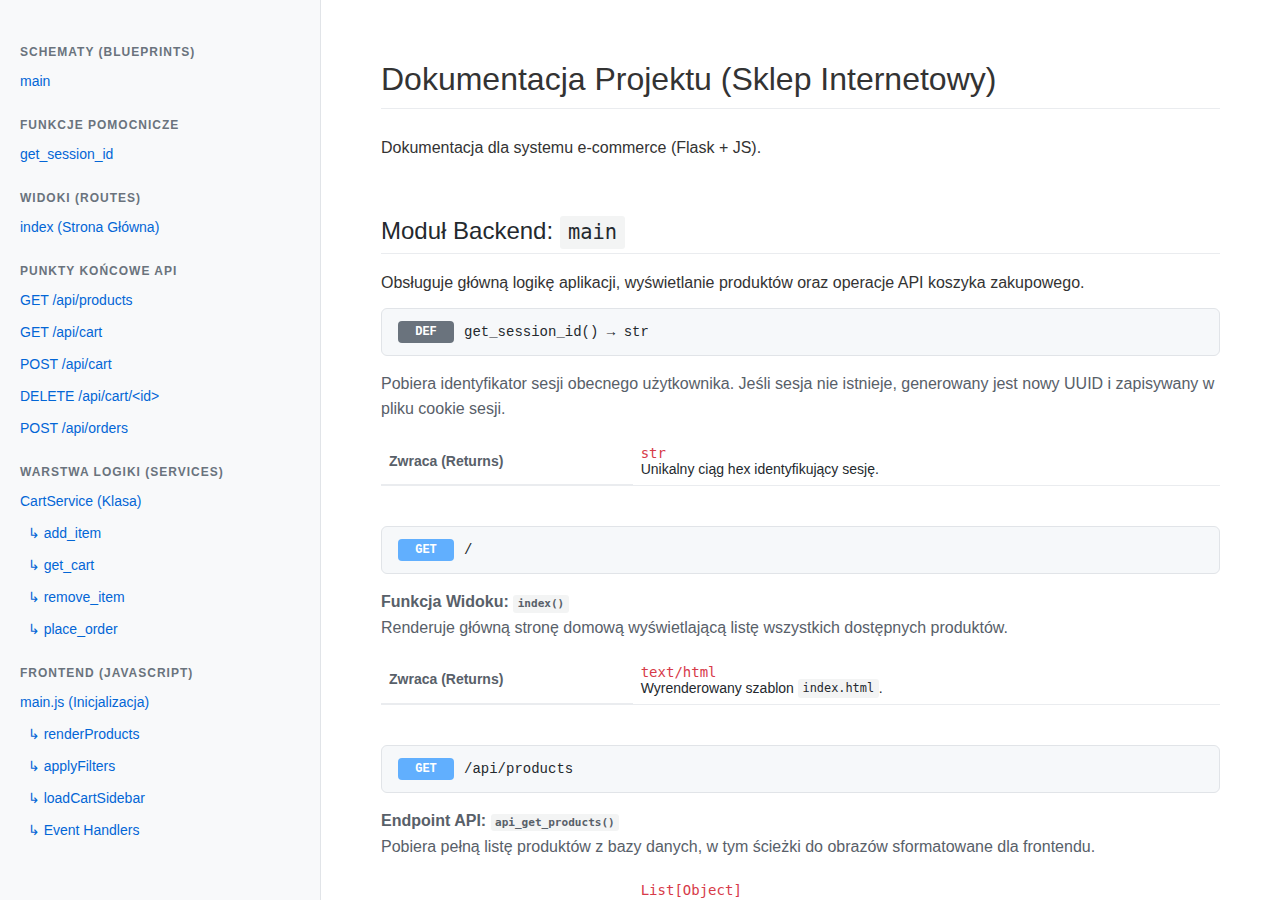
<file: docs/index.html>
<!DOCTYPE html>
<html lang="pl">
  <head>
    <meta charset="UTF-8" />
    <title>Dokumentacja Projektu - Full Stack</title>
    <style>
      body {
        font-family: -apple-system, BlinkMacSystemFont, "Segoe UI", Helvetica,
          Arial, sans-serif;
        margin: 0;
        display: flex;
        height: 100vh;
        color: #333;
        background-color: #fff;
      }

      nav {
        width: 280px;
        background-color: #f8f9fa;
        border-right: 1px solid #e1e4e8;
        overflow-y: auto;
        padding: 20px;
        flex-shrink: 0;
      }
      nav h3 {
        font-size: 12px;
        text-transform: uppercase;
        letter-spacing: 1px;
        color: #6a737d;
        margin-top: 25px;
        margin-bottom: 10px;
        font-weight: 600;
      }
      nav a {
        display: block;
        text-decoration: none;
        color: #0366d6;
        margin-bottom: 8px;
        font-size: 14px;
        padding: 4px 0;
      }
      nav a:hover {
        text-decoration: underline;
      }

      main {
        flex: 1;
        overflow-y: auto;
      }

      .content-container {
        max-width: 900px;
        margin: 0 auto;
        padding: 40px 60px;
      }

      h1 {
        border-bottom: 1px solid #eaecef;
        padding-bottom: 10px;
        margin-bottom: 30px;
        font-size: 32px;
        font-weight: 500;
      }
      h2 {
        font-size: 24px;
        margin-top: 60px;
        margin-bottom: 20px;
        font-weight: 500;
        color: #24292e;
        border-bottom: 1px solid #eaecef;
        padding-bottom: 0.3em;
      }
      h3 {
        margin-top: 40px;
        font-size: 18px;
        color: #24292e;
      }

      .api-card {
        margin-bottom: 40px;
      }

      .signature-box {
        background-color: #f6f8fa;
        padding: 12px 16px;
        border: 1px solid #e1e4e8;
        border-radius: 6px;
        font-family: "SFMono-Regular", Consolas, "Liberation Mono", Menlo,
          monospace;
        font-size: 14px;
        color: #24292e;
        display: flex;
        align-items: center;
      }

      .badge {
        padding: 4px 8px;
        border-radius: 4px;
        font-weight: bold;
        font-size: 12px;
        margin-right: 10px;
        color: white;
        min-width: 40px;
        text-align: center;
      }
      .get {
        background-color: #61affe;
      }
      .post {
        background-color: #49cc90;
      }
      .delete {
        background-color: #f93e3e;
      }
      .internal {
        background-color: #6a737d;
      }
      .js-func {
        background-color: #f0ad4e;
      }
      .event {
        background-color: #5bc0de;
      }

      .description {
        margin: 15px 0;
        line-height: 1.6;
        color: #586069;
      }

      .details-table {
        width: 100%;
        border-collapse: collapse;
        margin-top: 15px;
        font-size: 14px;
      }
      .details-table th {
        text-align: left;
        border-bottom: 2px solid #eaecef;
        padding: 8px;
        color: #586069;
        font-weight: 600;
        width: 30%;
      }
      .details-table td {
        border-bottom: 1px solid #eaecef;
        padding: 8px;
        color: #24292e;
        vertical-align: top;
      }

      code {
        background-color: rgba(27, 31, 35, 0.05);
        padding: 0.2em 0.4em;
        border-radius: 3px;
        font-family: monospace;
        font-size: 85%;
      }
      .type-hint {
        color: #d73a49;
        font-family: monospace;
      }
    </style>
  </head>
  <body>
    <nav>
      <h3>Schematy (Blueprints)</h3>
      <a href="#main_module">main</a>

      <h3>Funkcje Pomocnicze</h3>
      <a href="#get_session_id">get_session_id</a>

      <h3>Widoki (Routes)</h3>
      <a href="#index">index (Strona Główna)</a>

      <h3>Punkty Końcowe API</h3>
      <a href="#api_get_products">GET /api/products</a>
      <a href="#api_get_cart">GET /api/cart</a>
      <a href="#api_add_to_cart">POST /api/cart</a>
      <a href="#api_remove_from_cart">DELETE /api/cart/&lt;id&gt;</a>
      <a href="#api_place_order">POST /api/orders</a>

      <h3>Warstwa Logiki (Services)</h3>
      <a href="#cart_service">CartService (Klasa)</a>
      <a href="#srv_add_item">&nbsp;&nbsp;↳ add_item</a>
      <a href="#srv_get_cart">&nbsp;&nbsp;↳ get_cart</a>
      <a href="#srv_remove_item">&nbsp;&nbsp;↳ remove_item</a>
      <a href="#srv_place_order">&nbsp;&nbsp;↳ place_order</a>

      <h3>Frontend (JavaScript)</h3>
      <a href="#js_main">main.js (Inicjalizacja)</a>
      <a href="#js_render">&nbsp;&nbsp;↳ renderProducts</a>
      <a href="#js_filters">&nbsp;&nbsp;↳ applyFilters</a>
      <a href="#js_cart_load">&nbsp;&nbsp;↳ loadCartSidebar</a>
      <a href="#js_events">&nbsp;&nbsp;↳ Event Handlers</a>
    </nav>

    <main>
      <div class="content-container">
        <h1>Dokumentacja Projektu (Sklep Internetowy)</h1>
        <p>Dokumentacja dla systemu e-commerce (Flask + JS).</p>

        <h2 id="main_module">Moduł Backend: <code>main</code></h2>
        <p>
          Obsługuje główną logikę aplikacji, wyświetlanie produktów oraz
          operacje API koszyka zakupowego.
        </p>

        <div id="get_session_id" class="api-card">
          <div class="signature-box">
            <span class="badge internal">DEF</span>
            <span>get_session_id() &rarr; str</span>
          </div>
          <div class="description">
            Pobiera identyfikator sesji obecnego użytkownika. Jeśli sesja nie
            istnieje, generowany jest nowy UUID i zapisywany w pliku cookie
            sesji.
          </div>
          <table class="details-table">
            <tr>
              <th>Zwraca (Returns)</th>
              <td>
                <span class="type-hint">str</span><br />Unikalny ciąg hex
                identyfikujący sesję.
              </td>
            </tr>
          </table>
        </div>

        <div id="index" class="api-card">
          <div class="signature-box">
            <span class="badge get">GET</span>
            <span>/</span>
          </div>
          <div class="description">
            <strong>Funkcja Widoku: <code>index()</code></strong
            ><br />
            Renderuje główną stronę domową wyświetlającą listę wszystkich
            dostępnych produktów.
          </div>
          <table class="details-table">
            <tr>
              <th>Zwraca (Returns)</th>
              <td>
                <span class="type-hint">text/html</span><br />Wyrenderowany
                szablon <code>index.html</code>.
              </td>
            </tr>
          </table>
        </div>

        <div id="api_get_products" class="api-card">
          <div class="signature-box">
            <span class="badge get">GET</span>
            <span>/api/products</span>
          </div>
          <div class="description">
            <strong>Endpoint API: <code>api_get_products()</code></strong
            ><br />
            Pobiera pełną listę produktów z bazy danych, w tym ścieżki do
            obrazów sformatowane dla frontendu.
          </div>
          <table class="details-table">
            <tr>
              <th>Struktura Odpowiedzi</th>
              <td>
                <span class="type-hint">List[Object]</span><br />Lista JSON
                zawierająca obiekty produktów (id, name, color, quantity,
                description, image_path).
              </td>
            </tr>
          </table>
        </div>

        <div id="api_get_cart" class="api-card">
          <div class="signature-box">
            <span class="badge get">GET</span>
            <span>/api/cart</span>
          </div>
          <div class="description">
            <strong>Endpoint API: <code>api_get_cart()</code></strong
            ><br />
            Pobiera aktualną zawartość koszyka użytkownika na podstawie
            identyfikatora sesji.
          </div>
          <table class="details-table">
            <tr>
              <th>Struktura Odpowiedzi</th>
              <td>
                <span class="type-hint">List[Object]</span><br />Lista JSON z
                elementami koszyka, zawierająca szczegóły produktu i ilość.
              </td>
            </tr>
          </table>
        </div>

        <div id="api_add_to_cart" class="api-card">
          <div class="signature-box">
            <span class="badge post">POST</span>
            <span>/api/cart</span>
          </div>
          <div class="description">
            <strong>Endpoint API: <code>api_add_to_cart()</code></strong
            ><br />
            Dodaje określony produkt do koszyka. Sprawdza dostępność zapasów
            przed dodaniem.
          </div>
          <table class="details-table">
            <tr>
              <th>Ciało Żądania (Request Body)</th>
              <td>
                <code>product_id</code> <span class="type-hint">(int)</span>: ID
                produktu do dodania.<br />
                <code>quantity</code>
                <span class="type-hint">(int, opcjonalnie)</span>: Ilość do
                dodania (domyślnie: 1).
              </td>
            </tr>
            <tr>
              <th>Zwraca (Returns)</th>
              <td>
                <span class="type-hint">JSON</span><br />Komunikat sukcesu lub
                błąd (400/404) w przypadku braku zapasów.
              </td>
            </tr>
          </table>
        </div>

        <div id="api_remove_from_cart" class="api-card">
          <div class="signature-box">
            <span class="badge delete">DELETE</span>
            <span>/api/cart/&lt;int:item_id&gt;</span>
          </div>
          <div class="description">
            <strong
              >Endpoint API: <code>api_remove_from_cart(item_id)</code></strong
            ><br />
            Usuwa określony przedmiot z koszyka.
          </div>
          <table class="details-table">
            <tr>
              <th>Parametry</th>
              <td>
                <code>item_id</code> <span class="type-hint">(int)</span>:
                Unikalne ID elementu koszyka (nie mylić z ID produktu).
              </td>
            </tr>
            <tr>
              <th>Zwraca (Returns)</th>
              <td>
                <span class="type-hint">JSON</span><br />Komunikat sukcesu (200)
                lub błąd (404) jeśli element nie został znalezion.
              </td>
            </tr>
          </table>
        </div>

        <div id="api_place_order" class="api-card">
          <div class="signature-box">
            <span class="badge post">POST</span>
            <span>/api/orders</span>
          </div>
          <div class="description">
            <strong>Endpoint API: <code>api_place_order()</code></strong
            ><br />
            Finalizuje zamówienie. Konwertuje elementy koszyka na zamówienie i
            odejmuje stany magazynowe w bazie danych.
          </div>
          <table class="details-table">
            <tr>
              <th>Zwraca (Returns)</th>
              <td>
                <span class="type-hint">JSON</span><br />Podsumowanie zamówienia
                (201) lub błąd (400) w przypadku pustego koszyka lub braku
                towaru.
              </td>
            </tr>
          </table>
        </div>

        <h2 id="cart_service">Klasa: <code>CartService</code></h2>
        <p>
          Główna klasa obsługująca logikę biznesową koszyka zakupowego.
          Zaimplementowana jako <strong>Singleton</strong>, aby zapewnić jedną
          instancję serwisu w obrębie kontekstu aplikacji. Zarządza operacjami
          na bazie danych (CRUD) dla tabel <code>CartItem</code> oraz
          <code>Order</code>.
        </p>

        <div id="srv_add_item" class="api-card">
          <div class="signature-box">
            <span class="badge internal">METHOD</span>
            <span>add_item(input_session_id, product_id, quantity)</span>
          </div>
          <div class="description">
            Dodaje produkt do koszyka lub aktualizuje jego ilość, jeśli produkt
            już tam jest. Przed dodaniem weryfikuje, czy w magazynie znajduje
            się wystarczająca ilość towaru.
          </div>
          <table class="details-table">
            <tr>
              <th>Parametry</th>
              <td>
                <code>input_session_id</code>
                <span class="type-hint">(str)</span>: ID sesji użytkownika.<br />
                <code>product_id</code> <span class="type-hint">(int)</span>: ID
                produktu.<br />
                <code>quantity</code> <span class="type-hint">(int)</span>:
                Ilość sztuk.
              </td>
            </tr>
            <tr>
              <th>Zwraca (Returns)</th>
              <td>
                <span class="type-hint">CartItem | str | None</span><br />
                - Obiekt <code>CartItem</code> w przypadku sukcesu.<br />
                - String <code>'insufficient_stock'</code> jeśli brak towaru.<br />
                - <code>None</code> jeśli produkt nie istnieje.
              </td>
            </tr>
          </table>
        </div>

        <div id="srv_get_cart" class="api-card">
          <div class="signature-box">
            <span class="badge internal">METHOD</span>
            <span>get_cart(session_id)</span>
          </div>
          <div class="description">
            Pobiera wszystkie elementy koszyka przypisane do danej sesji.
          </div>
          <table class="details-table">
            <tr>
              <th>Zwraca</th>
              <td>
                <span class="type-hint">List[CartItem]</span> Listę obiektów z
                bazy danych.
              </td>
            </tr>
          </table>
        </div>

        <div id="srv_remove_item" class="api-card">
          <div class="signature-box">
            <span class="badge internal">METHOD</span>
            <span>remove_item(session_id, item_id)</span>
          </div>
          <div class="description">Usuwa pojedynczą pozycję z koszyka.</div>
          <table class="details-table">
            <tr>
              <th>Zwraca</th>
              <td>
                <span class="type-hint">bool</span> <code>True</code> jeśli
                usunięto, <code>False</code> jeśli element nie istniał.
              </td>
            </tr>
          </table>
        </div>

        <div id="srv_place_order" class="api-card">
          <div class="signature-box">
            <span class="badge internal">METHOD</span>
            <span>place_order(session_id)</span>
          </div>
          <div class="description">
            Finalizuje zamówienie w ramach <strong>transakcji atomowej</strong>.
            <ol>
              <li>Ponownie sprawdza stany magazynowe wszystkich produktów.</li>
              <li>
                Zmniejsza ilość produktów (<code>product.quantity</code>) w
                tabeli Produktów.
              </li>
              <li>Tworzy rekordy w tabeli Zamówień (<code>Order</code>).</li>
              <li>Czyści koszyk użytkownika.</li>
            </ol>
            W przypadku błędu (np. Race Condition) wykonuje
            <code>rollback()</code> bazy danych.
          </div>
          <table class="details-table">
            <tr>
              <th>Zwraca (Returns)</th>
              <td>
                <span class="type-hint">int | str | None</span><br />
                - <code>int</code>: Liczba zamówionych produktów (sukces).<br />
                - <code>'insufficient_stock'</code>: Jeśli w międzyczasie
                wyprzedano towar.<br />
                - <code>None</code>: Błąd krytyczny bazy danych lub pusty
                koszyk.
              </td>
            </tr>
          </table>
        </div>

        <h2 id="js_main">Plik Frontend: <code>static/js/main.js</code></h2>
        <p>
          Główny skrypt aplikacji klienta. Uruchamia się po załadowaniu drzewa
          DOM (<code>DOMContentLoaded</code>). Odpowiada za pobranie produktów z
          API, renderowanie widoku, obsługę modalnego okna szczegółów oraz
          komunikację asynchroniczną (AJAX/Fetch) z backendem.
        </p>

        <div id="js_render" class="api-card">
          <div class="signature-box">
            <span class="badge js-func">JS FUNC</span>
            <span>renderProducts(products)</span>
          </div>
          <div class="description">
            Generuje dynamicznie strukturę HTML dla listy produktów (karty
            produktów) i wstawia ją do kontenera wyników. Po wygenerowaniu
            elementów automatycznie wywołuje <code>applyFilters()</code>. Do
            każdego elementu DOM przypisuje atrybuty <code>data-*</code> (id,
            color, name), które są później używane przez Modal.
          </div>
          <table class="details-table">
            <tr>
              <th>Parametry</th>
              <td>
                <code>products</code>
                <span class="type-hint">(Array[Object])</span>: Tablica obiektów
                produktów pobrana z endpointu <code>/api/products</code>.
              </td>
            </tr>
          </table>
        </div>

        <div id="js_filters" class="api-card">
          <div class="signature-box">
            <span class="badge js-func">JS FUNC</span>
            <span>applyFilters()</span>
          </div>
          <div class="description">
            Odpowiada za logikę wyszukiwania i filtrowania po stronie klienta
            (bez przeładowania strony). Iteruje po wszystkich wyrenderowanych
            produktach i manipuluje stylem CSS <code>display</code> (flex/none).
          </div>
          <table class="details-table">
            <tr>
              <th>Logika działania</th>
              <td>
                1. Pobiera wartość z pola tekstowego (nazwa).<br />
                2. Pobiera wartość z listy rozwijanej (kolor).<br />
                3. Porównuje dane z atrybutami <code>data-name</code> i
                <code>data-color</code> elementów HTML.
              </td>
            </tr>
          </table>
        </div>

        <div id="js_cart_load" class="api-card">
          <div class="signature-box">
            <span class="badge js-func">JS FUNC</span>
            <span>loadCartSidebar()</span>
          </div>
          <div class="description">
            Wysyła żądanie <code>GET</code> do API, aby pobrać aktualny stan
            koszyka. Czyści listę HTML w panelu bocznym i generuje ją na nowo na
            podstawie otrzymanych danych JSON. Obsługuje wyświetlanie komunikatu
            o pustym koszyku.
          </div>
        </div>

        <h3
          id="js_events"
          style="border-bottom: 1px solid #eee; padding-bottom: 10px"
        >
          Obsługa Zdarzeń (Event Listeners)
        </h3>
        <p>Anonimowe funkcje przypisane do interakcji użytkownika.</p>

        <div class="api-card">
          <div class="signature-box">
            <span class="badge event">EVENT</span>
            <span>Kliknięcie w produkt (Open Modal)</span>
          </div>
          <div class="description">
            Nasłuchuje kliknięć na kontenerze wyników (Event Delegation). Po
            kliknięciu w kartę produktu:
            <ul>
              <li>
                Pobiera dane produktu z atrybutów
                <code>data-*</code> klikniętego elementu.
              </li>
              <li>Uzupełnia treść Modala (zdjęcie, opis, dostępna ilość).</li>
              <li>Usuwa klasę <code>hidden</code>, aby wyświetlić okno.</li>
            </ul>
          </div>
        </div>

        <div class="api-card">
          <div class="signature-box">
            <span class="badge event">EVENT</span>
            <span>Przycisk "Dodaj do koszyka" (Modal)</span>
          </div>
          <div class="description">
            Obsługuje przycisk wewnątrz modala.
            <ol>
              <li>Waliduje ilość (musi być > 0).</li>
              <li>
                Wysyła żądanie <code>POST /api/cart</code> z
                <code>product_id</code> i <code>quantity</code>.
              </li>
              <li>
                W przypadku błędu (np. brak towaru) wyświetla
                <code>alert()</code>.
              </li>
              <li>
                W przypadku sukcesu odświeża koszyk funkcją
                <code>loadCartSidebar()</code>.
              </li>
            </ol>
          </div>
        </div>

        <div class="api-card">
          <div class="signature-box">
            <span class="badge event">EVENT</span>
            <span>Usuwanie z koszyka (Przycisk X)</span>
          </div>
          <div class="description">
            Wykorzystuje Event Delegation na liście koszyka. Po kliknięciu
            przycisku usuwania: Wysyła żądanie
            <code>DELETE /api/cart/{id}</code> i odświeża widok koszyka.
          </div>
        </div>

        <div class="api-card">
          <div class="signature-box">
            <span class="badge event">EVENT</span>
            <span>Przycisk "Złóż zamówienie"</span>
          </div>
          <div class="description">
            Wysyła żądanie <code>POST /api/orders</code>. Obsługuje specyficzne
            błędy biznesowe zwracane przez backend (np. "Cart is empty", "Not
            enough stock"). Po sukcesie wyświetla komunikat i czyści widok
            koszyka.
          </div>
        </div>
      </div>
    </main>
  </body>
</html>
</file>
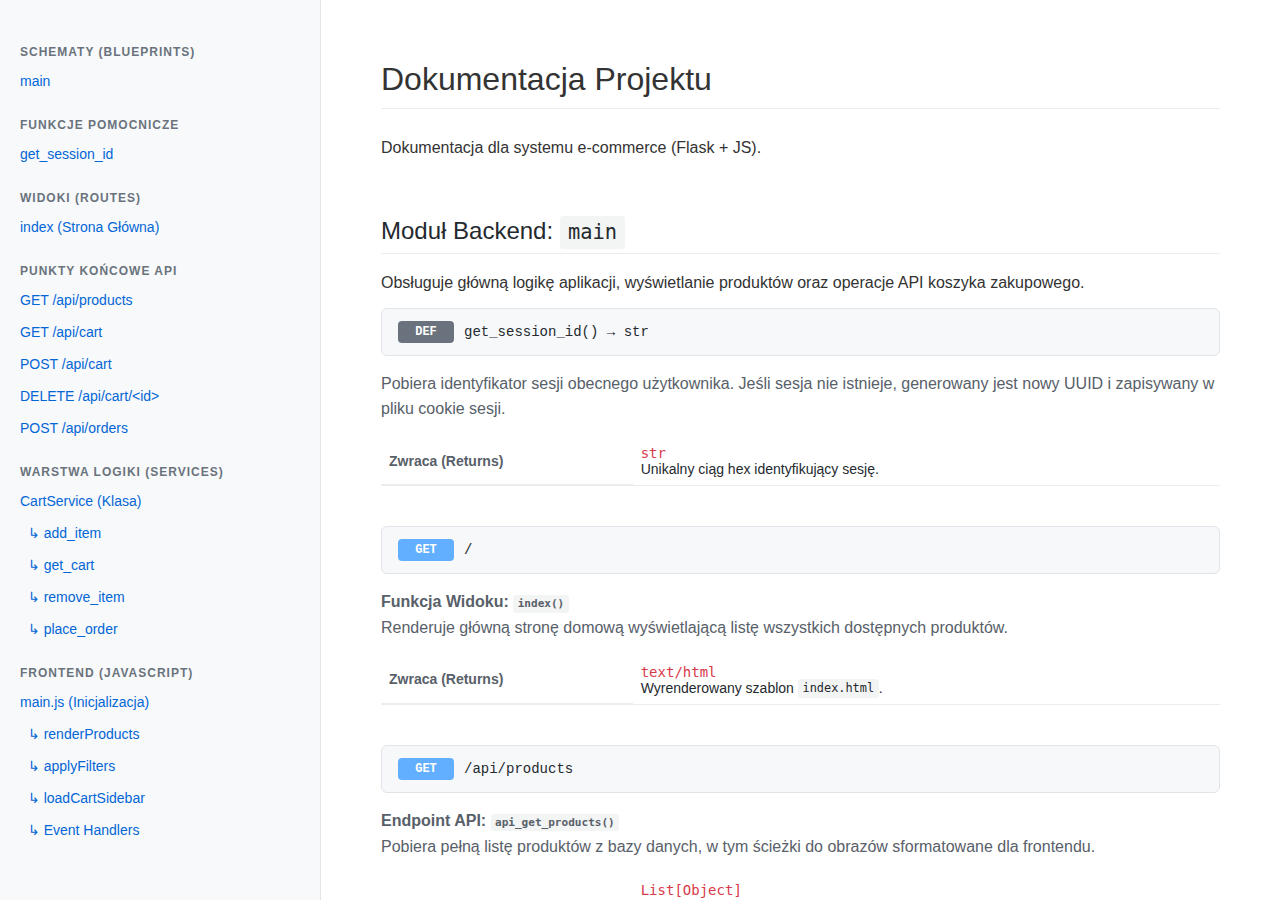
<file: docs/documentation.html>
<!DOCTYPE html>
<html lang="pl">
  <head>
    <meta charset="UTF-8" />
    <title>Dokumentacja Projektu - Full Stack</title>
    <style>
      body {
        font-family: -apple-system, BlinkMacSystemFont, "Segoe UI", Helvetica,
          Arial, sans-serif;
        margin: 0;
        display: flex;
        height: 100vh;
        color: #333;
        background-color: #fff;
      }

      nav {
        width: 280px;
        background-color: #f8f9fa;
        border-right: 1px solid #e1e4e8;
        overflow-y: auto;
        padding: 20px;
        flex-shrink: 0;
      }
      nav h3 {
        font-size: 12px;
        text-transform: uppercase;
        letter-spacing: 1px;
        color: #6a737d;
        margin-top: 25px;
        margin-bottom: 10px;
        font-weight: 600;
      }
      nav a {
        display: block;
        text-decoration: none;
        color: #0366d6;
        margin-bottom: 8px;
        font-size: 14px;
        padding: 4px 0;
      }
      nav a:hover {
        text-decoration: underline;
      }

      main {
        flex: 1;
        overflow-y: auto;
      }

      .content-container {
        max-width: 900px;
        margin: 0 auto;
        padding: 40px 60px;
      }

      h1 {
        border-bottom: 1px solid #eaecef;
        padding-bottom: 10px;
        margin-bottom: 30px;
        font-size: 32px;
        font-weight: 500;
      }
      h2 {
        font-size: 24px;
        margin-top: 60px;
        margin-bottom: 20px;
        font-weight: 500;
        color: #24292e;
        border-bottom: 1px solid #eaecef;
        padding-bottom: 0.3em;
      }
      h3 {
        margin-top: 40px;
        font-size: 18px;
        color: #24292e;
      }

      .api-card {
        margin-bottom: 40px;
      }

      .signature-box {
        background-color: #f6f8fa;
        padding: 12px 16px;
        border: 1px solid #e1e4e8;
        border-radius: 6px;
        font-family: "SFMono-Regular", Consolas, "Liberation Mono", Menlo,
          monospace;
        font-size: 14px;
        color: #24292e;
        display: flex;
        align-items: center;
      }

      .badge {
        padding: 4px 8px;
        border-radius: 4px;
        font-weight: bold;
        font-size: 12px;
        margin-right: 10px;
        color: white;
        min-width: 40px;
        text-align: center;
      }
      .get {
        background-color: #61affe;
      }
      .post {
        background-color: #49cc90;
      }
      .delete {
        background-color: #f93e3e;
      }
      .internal {
        background-color: #6a737d;
      }
      .js-func {
        background-color: #f0ad4e;
      }
      .event {
        background-color: #5bc0de;
      }

      .description {
        margin: 15px 0;
        line-height: 1.6;
        color: #586069;
      }

      .details-table {
        width: 100%;
        border-collapse: collapse;
        margin-top: 15px;
        font-size: 14px;
      }
      .details-table th {
        text-align: left;
        border-bottom: 2px solid #eaecef;
        padding: 8px;
        color: #586069;
        font-weight: 600;
        width: 30%;
      }
      .details-table td {
        border-bottom: 1px solid #eaecef;
        padding: 8px;
        color: #24292e;
        vertical-align: top;
      }

      code {
        background-color: rgba(27, 31, 35, 0.05);
        padding: 0.2em 0.4em;
        border-radius: 3px;
        font-family: monospace;
        font-size: 85%;
      }
      .type-hint {
        color: #d73a49;
        font-family: monospace;
      }
    </style>
  </head>
  <body>
    <nav>
      <h3>Schematy (Blueprints)</h3>
      <a href="#main_module">main</a>

      <h3>Funkcje Pomocnicze</h3>
      <a href="#get_session_id">get_session_id</a>

      <h3>Widoki (Routes)</h3>
      <a href="#index">index (Strona Główna)</a>

      <h3>Punkty Końcowe API</h3>
      <a href="#api_get_products">GET /api/products</a>
      <a href="#api_get_cart">GET /api/cart</a>
      <a href="#api_add_to_cart">POST /api/cart</a>
      <a href="#api_remove_from_cart">DELETE /api/cart/&lt;id&gt;</a>
      <a href="#api_place_order">POST /api/orders</a>

      <h3>Warstwa Logiki (Services)</h3>
      <a href="#cart_service">CartService (Klasa)</a>
      <a href="#srv_add_item">&nbsp;&nbsp;↳ add_item</a>
      <a href="#srv_get_cart">&nbsp;&nbsp;↳ get_cart</a>
      <a href="#srv_remove_item">&nbsp;&nbsp;↳ remove_item</a>
      <a href="#srv_place_order">&nbsp;&nbsp;↳ place_order</a>

      <h3>Frontend (JavaScript)</h3>
      <a href="#js_main">main.js (Inicjalizacja)</a>
      <a href="#js_render">&nbsp;&nbsp;↳ renderProducts</a>
      <a href="#js_filters">&nbsp;&nbsp;↳ applyFilters</a>
      <a href="#js_cart_load">&nbsp;&nbsp;↳ loadCartSidebar</a>
      <a href="#js_events">&nbsp;&nbsp;↳ Event Handlers</a>
    </nav>

    <main>
      <div class="content-container">
        <h1>Dokumentacja Projektu</h1>
        <p>Dokumentacja dla systemu e-commerce (Flask + JS).</p>

        <h2 id="main_module">Moduł Backend: <code>main</code></h2>
        <p>
          Obsługuje główną logikę aplikacji, wyświetlanie produktów oraz
          operacje API koszyka zakupowego.
        </p>

        <div id="get_session_id" class="api-card">
          <div class="signature-box">
            <span class="badge internal">DEF</span>
            <span>get_session_id() &rarr; str</span>
          </div>
          <div class="description">
            Pobiera identyfikator sesji obecnego użytkownika. Jeśli sesja nie
            istnieje, generowany jest nowy UUID i zapisywany w pliku cookie
            sesji.
          </div>
          <table class="details-table">
            <tr>
              <th>Zwraca (Returns)</th>
              <td>
                <span class="type-hint">str</span><br />Unikalny ciąg hex
                identyfikujący sesję.
              </td>
            </tr>
          </table>
        </div>

        <div id="index" class="api-card">
          <div class="signature-box">
            <span class="badge get">GET</span>
            <span>/</span>
          </div>
          <div class="description">
            <strong>Funkcja Widoku: <code>index()</code></strong
            ><br />
            Renderuje główną stronę domową wyświetlającą listę wszystkich
            dostępnych produktów.
          </div>
          <table class="details-table">
            <tr>
              <th>Zwraca (Returns)</th>
              <td>
                <span class="type-hint">text/html</span><br />Wyrenderowany
                szablon <code>index.html</code>.
              </td>
            </tr>
          </table>
        </div>

        <div id="api_get_products" class="api-card">
          <div class="signature-box">
            <span class="badge get">GET</span>
            <span>/api/products</span>
          </div>
          <div class="description">
            <strong>Endpoint API: <code>api_get_products()</code></strong
            ><br />
            Pobiera pełną listę produktów z bazy danych, w tym ścieżki do
            obrazów sformatowane dla frontendu.
          </div>
          <table class="details-table">
            <tr>
              <th>Struktura Odpowiedzi</th>
              <td>
                <span class="type-hint">List[Object]</span><br />Lista JSON
                zawierająca obiekty produktów (id, name, color, quantity,
                description, image_path).
              </td>
            </tr>
          </table>
        </div>

        <div id="api_get_cart" class="api-card">
          <div class="signature-box">
            <span class="badge get">GET</span>
            <span>/api/cart</span>
          </div>
          <div class="description">
            <strong>Endpoint API: <code>api_get_cart()</code></strong
            ><br />
            Pobiera aktualną zawartość koszyka użytkownika na podstawie
            identyfikatora sesji.
          </div>
          <table class="details-table">
            <tr>
              <th>Struktura Odpowiedzi</th>
              <td>
                <span class="type-hint">List[Object]</span><br />Lista JSON z
                elementami koszyka, zawierająca szczegóły produktu i ilość.
              </td>
            </tr>
          </table>
        </div>

        <div id="api_add_to_cart" class="api-card">
          <div class="signature-box">
            <span class="badge post">POST</span>
            <span>/api/cart</span>
          </div>
          <div class="description">
            <strong>Endpoint API: <code>api_add_to_cart()</code></strong
            ><br />
            Dodaje określony produkt do koszyka. Sprawdza dostępność zapasów
            przed dodaniem.
          </div>
          <table class="details-table">
            <tr>
              <th>Ciało Żądania (Request Body)</th>
              <td>
                <code>product_id</code> <span class="type-hint">(int)</span>: ID
                produktu do dodania.<br />
                <code>quantity</code>
                <span class="type-hint">(int, opcjonalnie)</span>: Ilość do
                dodania (domyślnie: 1).
              </td>
            </tr>
            <tr>
              <th>Zwraca (Returns)</th>
              <td>
                <span class="type-hint">JSON</span><br />Komunikat sukcesu lub
                błąd (400/404) w przypadku braku zapasów.
              </td>
            </tr>
          </table>
        </div>

        <div id="api_remove_from_cart" class="api-card">
          <div class="signature-box">
            <span class="badge delete">DELETE</span>
            <span>/api/cart/&lt;int:item_id&gt;</span>
          </div>
          <div class="description">
            <strong
              >Endpoint API: <code>api_remove_from_cart(item_id)</code></strong
            ><br />
            Usuwa określony przedmiot z koszyka.
          </div>
          <table class="details-table">
            <tr>
              <th>Parametry</th>
              <td>
                <code>item_id</code> <span class="type-hint">(int)</span>:
                Unikalne ID elementu koszyka (nie mylić z ID produktu).
              </td>
            </tr>
            <tr>
              <th>Zwraca (Returns)</th>
              <td>
                <span class="type-hint">JSON</span><br />Komunikat sukcesu (200)
                lub błąd (404) jeśli element nie został znalezion.
              </td>
            </tr>
          </table>
        </div>

        <div id="api_place_order" class="api-card">
          <div class="signature-box">
            <span class="badge post">POST</span>
            <span>/api/orders</span>
          </div>
          <div class="description">
            <strong>Endpoint API: <code>api_place_order()</code></strong
            ><br />
            Finalizuje zamówienie. Konwertuje elementy koszyka na zamówienie i
            odejmuje stany magazynowe w bazie danych.
          </div>
          <table class="details-table">
            <tr>
              <th>Zwraca (Returns)</th>
              <td>
                <span class="type-hint">JSON</span><br />Podsumowanie zamówienia
                (201) lub błąd (400) w przypadku pustego koszyka lub braku
                towaru.
              </td>
            </tr>
          </table>
        </div>

        <h2 id="cart_service">Klasa: <code>CartService</code></h2>
        <p>
          Główna klasa obsługująca logikę biznesową koszyka zakupowego.
          Zaimplementowana jako <strong>Singleton</strong>, aby zapewnić jedną
          instancję serwisu w obrębie kontekstu aplikacji. Zarządza operacjami
          na bazie danych (CRUD) dla tabel <code>CartItem</code> oraz
          <code>Order</code>.
        </p>

        <div id="srv_add_item" class="api-card">
          <div class="signature-box">
            <span class="badge internal">METHOD</span>
            <span>add_item(input_session_id, product_id, quantity)</span>
          </div>
          <div class="description">
            Dodaje produkt do koszyka lub aktualizuje jego ilość, jeśli produkt
            już tam jest. Przed dodaniem weryfikuje, czy w magazynie znajduje
            się wystarczająca ilość towaru.
          </div>
          <table class="details-table">
            <tr>
              <th>Parametry</th>
              <td>
                <code>input_session_id</code>
                <span class="type-hint">(str)</span>: ID sesji użytkownika.<br />
                <code>product_id</code> <span class="type-hint">(int)</span>: ID
                produktu.<br />
                <code>quantity</code> <span class="type-hint">(int)</span>:
                Ilość sztuk.
              </td>
            </tr>
            <tr>
              <th>Zwraca (Returns)</th>
              <td>
                <span class="type-hint">CartItem | str | None</span><br />
                - Obiekt <code>CartItem</code> w przypadku sukcesu.<br />
                - String <code>'insufficient_stock'</code> jeśli brak towaru.<br />
                - <code>None</code> jeśli produkt nie istnieje.
              </td>
            </tr>
          </table>
        </div>

        <div id="srv_get_cart" class="api-card">
          <div class="signature-box">
            <span class="badge internal">METHOD</span>
            <span>get_cart(session_id)</span>
          </div>
          <div class="description">
            Pobiera wszystkie elementy koszyka przypisane do danej sesji.
          </div>
          <table class="details-table">
            <tr>
              <th>Zwraca</th>
              <td>
                <span class="type-hint">List[CartItem]</span> Listę obiektów z
                bazy danych.
              </td>
            </tr>
          </table>
        </div>

        <div id="srv_remove_item" class="api-card">
          <div class="signature-box">
            <span class="badge internal">METHOD</span>
            <span>remove_item(session_id, item_id)</span>
          </div>
          <div class="description">Usuwa pojedynczą pozycję z koszyka.</div>
          <table class="details-table">
            <tr>
              <th>Zwraca</th>
              <td>
                <span class="type-hint">bool</span> <code>True</code> jeśli
                usunięto, <code>False</code> jeśli element nie istniał.
              </td>
            </tr>
          </table>
        </div>

        <div id="srv_place_order" class="api-card">
          <div class="signature-box">
            <span class="badge internal">METHOD</span>
            <span>place_order(session_id)</span>
          </div>
          <div class="description">
            Finalizuje zamówienie w ramach <strong>transakcji atomowej</strong>.
            <ol>
              <li>Ponownie sprawdza stany magazynowe wszystkich produktów.</li>
              <li>
                Zmniejsza ilość produktów (<code>product.quantity</code>) w
                tabeli Produktów.
              </li>
              <li>Tworzy rekordy w tabeli Zamówień (<code>Order</code>).</li>
              <li>Czyści koszyk użytkownika.</li>
            </ol>
            W przypadku błędu (np. Race Condition) wykonuje
            <code>rollback()</code> bazy danych.
          </div>
          <table class="details-table">
            <tr>
              <th>Zwraca (Returns)</th>
              <td>
                <span class="type-hint">int | str | None</span><br />
                - <code>int</code>: Liczba zamówionych produktów (sukces).<br />
                - <code>'insufficient_stock'</code>: Jeśli w międzyczasie
                wyprzedano towar.<br />
                - <code>None</code>: Błąd krytyczny bazy danych lub pusty
                koszyk.
              </td>
            </tr>
          </table>
        </div>

        <h2 id="js_main">Plik Frontend: <code>static/js/main.js</code></h2>
        <p>
          Główny skrypt aplikacji klienta. Uruchamia się po załadowaniu drzewa
          DOM (<code>DOMContentLoaded</code>). Odpowiada za pobranie produktów z
          API, renderowanie widoku, obsługę modalnego okna szczegółów oraz
          komunikację asynchroniczną (AJAX/Fetch) z backendem.
        </p>

        <div id="js_render" class="api-card">
          <div class="signature-box">
            <span class="badge js-func">JS FUNC</span>
            <span>renderProducts(products)</span>
          </div>
          <div class="description">
            Generuje dynamicznie strukturę HTML dla listy produktów (karty
            produktów) i wstawia ją do kontenera wyników. Po wygenerowaniu
            elementów automatycznie wywołuje <code>applyFilters()</code>. Do
            każdego elementu DOM przypisuje atrybuty <code>data-*</code> (id,
            color, name), które są później używane przez Modal.
          </div>
          <table class="details-table">
            <tr>
              <th>Parametry</th>
              <td>
                <code>products</code>
                <span class="type-hint">(Array[Object])</span>: Tablica obiektów
                produktów pobrana z endpointu <code>/api/products</code>.
              </td>
            </tr>
          </table>
        </div>

        <div id="js_filters" class="api-card">
          <div class="signature-box">
            <span class="badge js-func">JS FUNC</span>
            <span>applyFilters()</span>
          </div>
          <div class="description">
            Odpowiada za logikę wyszukiwania i filtrowania po stronie klienta
            (bez przeładowania strony). Iteruje po wszystkich wyrenderowanych
            produktach i manipuluje stylem CSS <code>display</code> (flex/none).
          </div>
          <table class="details-table">
            <tr>
              <th>Logika działania</th>
              <td>
                1. Pobiera wartość z pola tekstowego (nazwa).<br />
                2. Pobiera wartość z listy rozwijanej (kolor).<br />
                3. Porównuje dane z atrybutami <code>data-name</code> i
                <code>data-color</code> elementów HTML.
              </td>
            </tr>
          </table>
        </div>

        <div id="js_cart_load" class="api-card">
          <div class="signature-box">
            <span class="badge js-func">JS FUNC</span>
            <span>loadCartSidebar()</span>
          </div>
          <div class="description">
            Wysyła żądanie <code>GET</code> do API, aby pobrać aktualny stan
            koszyka. Czyści listę HTML w panelu bocznym i generuje ją na nowo na
            podstawie otrzymanych danych JSON. Obsługuje wyświetlanie komunikatu
            o pustym koszyku.
          </div>
        </div>

        <h3
          id="js_events"
          style="border-bottom: 1px solid #eee; padding-bottom: 10px"
        >
          Obsługa Zdarzeń (Event Listeners)
        </h3>
        <p>Anonimowe funkcje przypisane do interakcji użytkownika.</p>

        <div class="api-card">
          <div class="signature-box">
            <span class="badge event">EVENT</span>
            <span>Kliknięcie w produkt (Open Modal)</span>
          </div>
          <div class="description">
            Nasłuchuje kliknięć na kontenerze wyników (Event Delegation). Po
            kliknięciu w kartę produktu:
            <ul>
              <li>
                Pobiera dane produktu z atrybutów
                <code>data-*</code> klikniętego elementu.
              </li>
              <li>Uzupełnia treść Modala (zdjęcie, opis, dostępna ilość).</li>
              <li>Usuwa klasę <code>hidden</code>, aby wyświetlić okno.</li>
            </ul>
          </div>
        </div>

        <div class="api-card">
          <div class="signature-box">
            <span class="badge event">EVENT</span>
            <span>Przycisk "Dodaj do koszyka" (Modal)</span>
          </div>
          <div class="description">
            Obsługuje przycisk wewnątrz modala.
            <ol>
              <li>Waliduje ilość (musi być > 0).</li>
              <li>
                Wysyła żądanie <code>POST /api/cart</code> z
                <code>product_id</code> i <code>quantity</code>.
              </li>
              <li>
                W przypadku błędu (np. brak towaru) wyświetla
                <code>alert()</code>.
              </li>
              <li>
                W przypadku sukcesu odświeża koszyk funkcją
                <code>loadCartSidebar()</code>.
              </li>
            </ol>
          </div>
        </div>

        <div class="api-card">
          <div class="signature-box">
            <span class="badge event">EVENT</span>
            <span>Usuwanie z koszyka (Przycisk X)</span>
          </div>
          <div class="description">
            Wykorzystuje Event Delegation na liście koszyka. Po kliknięciu
            przycisku usuwania: Wysyła żądanie
            <code>DELETE /api/cart/{id}</code> i odświeża widok koszyka.
          </div>
        </div>

        <div class="api-card">
          <div class="signature-box">
            <span class="badge event">EVENT</span>
            <span>Przycisk "Złóż zamówienie"</span>
          </div>
          <div class="description">
            Wysyła żądanie <code>POST /api/orders</code>. Obsługuje specyficzne
            błędy biznesowe zwracane przez backend (np. "Cart is empty", "Not
            enough stock"). Po sukcesie wyświetla komunikat i czyści widok
            koszyka.
          </div>
        </div>
      </div>
    </main>
  </body>
</html>
</file>
